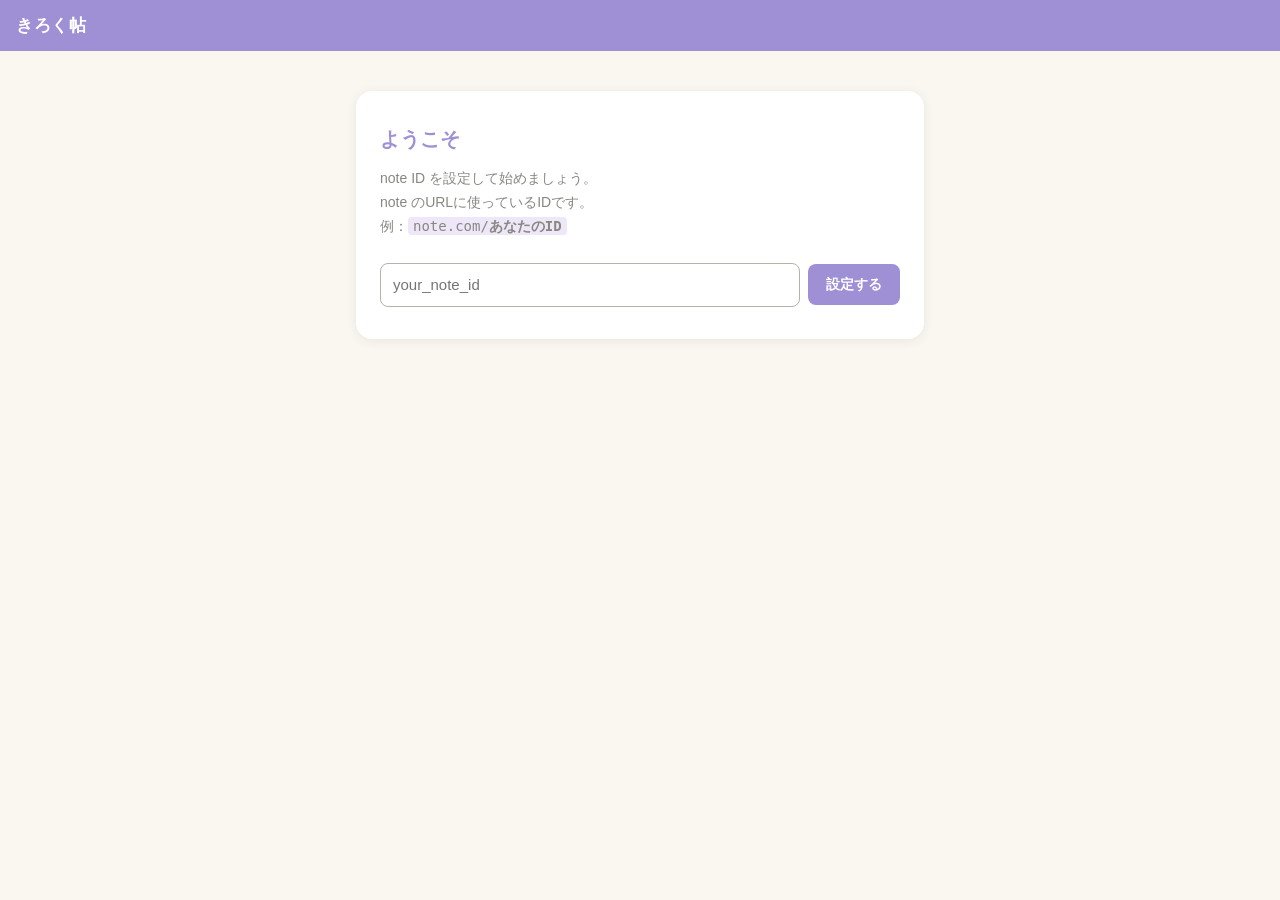
<file: index.html>
<!DOCTYPE html>
<html lang="ja">
<head>
  <meta charset="UTF-8">
  <meta name="viewport" content="width=device-width, initial-scale=1, viewport-fit=cover">
  <meta name="apple-mobile-web-app-capable" content="yes">
  <meta name="apple-mobile-web-app-status-bar-style" content="default">
  <meta name="theme-color" content="#9F8FD4">
  <title>きろく帖</title>
  <link rel="manifest" href="manifest.json">
  <link rel="stylesheet" href="css/style.css">
  <link rel="apple-touch-icon" href="assets/apple-touch-icon.png">
  <link rel="icon" type="image/x-icon" href="assets/favicon.ico">
  <link rel="icon" type="image/png" sizes="32x32" href="assets/favicon-32.png">
</head>
<body>
  <div id="root">
    <!-- JS が読み込まれるまでの初期表示 -->
    <header class="header">
      <span class="header-title">きろく帖</span>
    </header>
    <main class="main-content">
      <p class="empty-msg">読み込み中…</p>
    </main>
  </div>
  <script type="module" src="js/app.js"></script>
</body>
</html>
</file>
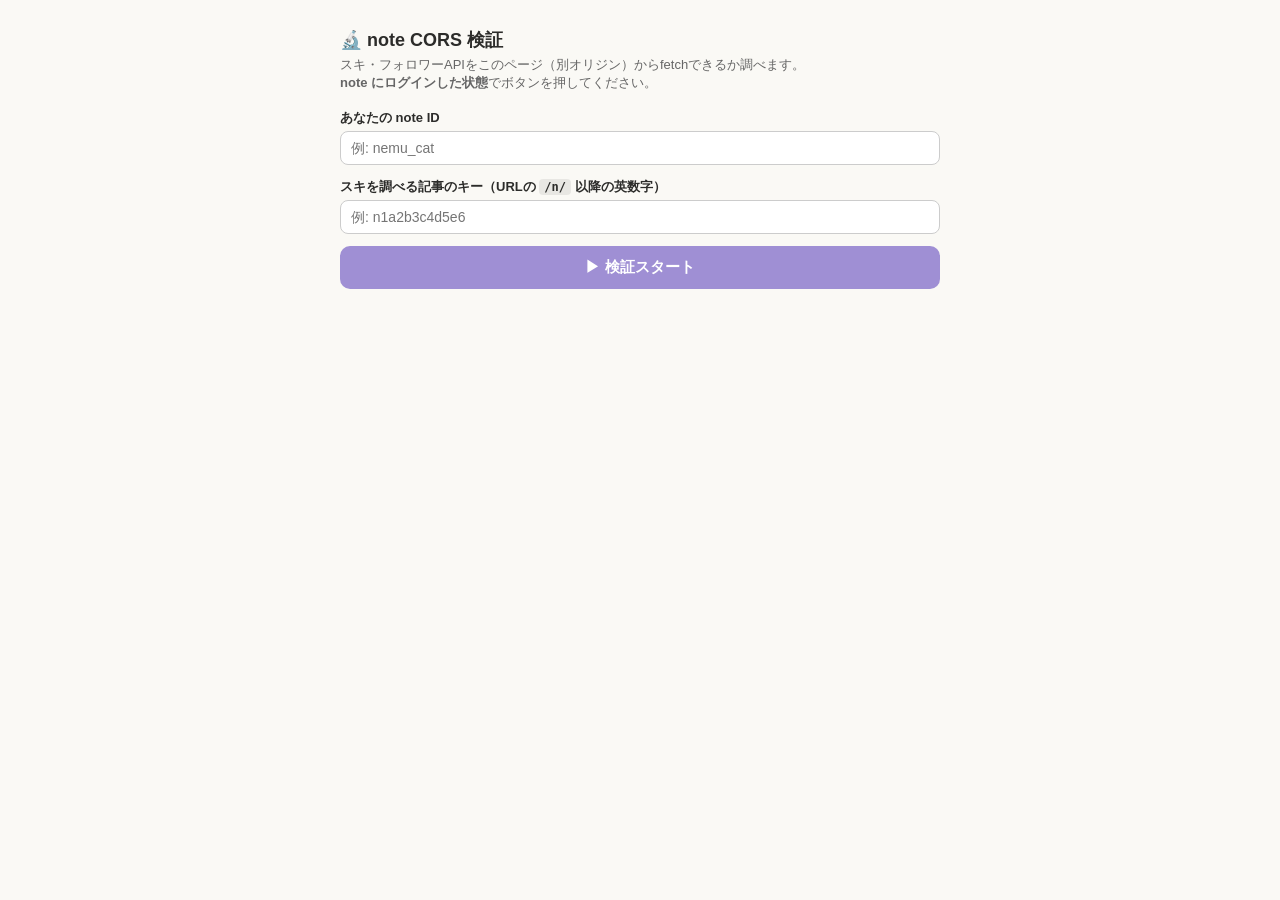
<file: cors-test.html>
<!DOCTYPE html>
<html lang="ja">
<head>
<meta charset="UTF-8">
<meta name="viewport" content="width=device-width, initial-scale=1">
<title>note CORS 検証ページ</title>
<style>
  body { font-family: sans-serif; max-width: 600px; margin: 0 auto; padding: 16px; background: #faf9f5; color: #2c2c2a; }
  h1 { font-size: 18px; margin-bottom: 4px; }
  p.note { font-size: 13px; color: #666; margin: 0 0 16px; }
  label { font-size: 13px; font-weight: bold; }
  input { width: 100%; box-sizing: border-box; padding: 8px 10px; border: 1px solid #ccc; border-radius: 8px; font-size: 14px; margin: 4px 0 12px; }
  button {
    display: block; width: 100%; padding: 12px;
    background: #9F8FD4; color: #fff; border: none;
    border-radius: 10px; font-size: 15px; font-weight: bold; cursor: pointer; margin-bottom: 16px;
  }
  button:active { opacity: .8; }
  button:disabled { background: #ccc; cursor: default; }
  .result { border-radius: 10px; padding: 12px 14px; margin-bottom: 12px; font-size: 13px; line-height: 1.7; }
  .result h3 { margin: 0 0 6px; font-size: 14px; }
  .ok   { background: #eaf3de; border-left: 4px solid #5a9e1a; }
  .err  { background: #fde8e8; border-left: 4px solid #c0392b; }
  .info { background: #e8f0fd; border-left: 4px solid #3b6abf; }
  code  { background: rgba(0,0,0,.07); border-radius: 4px; padding: 1px 5px; font-size: 12px; word-break: break-all; }
  .spin { animation: spin 1s linear infinite; display: inline-block; }
  @keyframes spin { to { transform: rotate(360deg); } }
</style>
</head>
<body>

<h1>🔬 note CORS 検証</h1>
<p class="note">スキ・フォロワーAPIをこのページ（別オリジン）からfetchできるか調べます。<br>
  <strong>note にログインした状態</strong>でボタンを押してください。</p>

<label>あなたの note ID</label>
<input id="noteid" placeholder="例: nemu_cat" autocorrect="off" autocapitalize="none">

<label>スキを調べる記事のキー（URLの <code>/n/</code> 以降の英数字）</label>
<input id="notekey" placeholder="例: n1a2b3c4d5e6" autocorrect="off" autocapitalize="none">

<button id="btn" onclick="runTest()">▶ 検証スタート</button>

<div id="out"></div>

<script>
async function runTest() {
  const noteId  = document.getElementById('noteid').value.trim();
  const noteKey = document.getElementById('notekey').value.trim().replace(/^n/, 'n');
  if (!noteId)  { alert('note ID を入力してください'); return; }
  if (!noteKey) { alert('記事キーを入力してください'); return; }

  const btn = document.getElementById('btn');
  btn.disabled = true;
  btn.textContent = '⏳ 検証中...';

  const out = document.getElementById('out');
  out.innerHTML = '';

  const targets = [
    {
      label: '💖 スキAPI（with credentials）',
      url: `https://note.com/api/v3/notes/${encodeURIComponent(noteKey)}/likes?page=1`,
      creds: true,
    },
    {
      label: '💖 スキAPI（without credentials）',
      url: `https://note.com/api/v3/notes/${encodeURIComponent(noteKey)}/likes?page=1`,
      creds: false,
    },
    {
      label: '👥 フォロワーAPI（with credentials）',
      url: `https://note.com/api/v2/creators/${encodeURIComponent(noteId)}/followers?page=1`,
      creds: true,
    },
    {
      label: '👥 フォロワーAPI（without credentials）',
      url: `https://note.com/api/v2/creators/${encodeURIComponent(noteId)}/followers?page=1`,
      creds: false,
    },
    {
      label: '📄 記事一覧API（with credentials）',
      url: `https://note.com/api/v2/creators/${encodeURIComponent(noteId)}/contents?kind=note&page=1`,
      creds: true,
    },
    {
      label: '📄 記事一覧API（without credentials）',
      url: `https://note.com/api/v2/creators/${encodeURIComponent(noteId)}/contents?kind=note&page=1`,
      creds: false,
    },
  ];

  for (const t of targets) {
    out.insertAdjacentHTML('beforeend', `<div class="result info" id="r_${uid()}">
      <h3>${t.label}</h3>
      <span class="spin">⏳</span> 取得中...</div>`);
    const el = out.lastElementChild;
    el.id = 'current';

    try {
      const opts = { method: 'GET' };
      if (t.creds) opts.credentials = 'include';
      const r = await fetch(t.url, opts);
      const acao = r.headers.get('access-control-allow-origin') ?? '（ヘッダー無し）';
      const acac = r.headers.get('access-control-allow-credentials') ?? '（ヘッダー無し）';
      let body = null;
      let bodyInfo = '';
      try {
        body = await r.json();
        const keys = Object.keys(body?.data ?? body ?? {}).join(', ');
        const preview = JSON.stringify(body).slice(0, 200);
        bodyInfo = `<br><code>${escHtml(preview)}…</code>`;
      } catch {
        bodyInfo = '<br><em>（JSONパース失敗）</em>';
      }

      const ok = r.ok;
      el.className = `result ${ok ? 'ok' : 'err'}`;
      el.innerHTML = `
        <h3>${t.label}</h3>
        <b>${ok ? '✅ 取得成功' : `⚠️ HTTPエラー ${r.status}`}</b><br>
        <code>access-control-allow-origin: ${escHtml(acao)}</code><br>
        <code>access-control-allow-credentials: ${escHtml(acac)}</code>
        ${bodyInfo}`;
    } catch (e) {
      el.className = 'result err';
      el.innerHTML = `
        <h3>${t.label}</h3>
        <b>❌ CORSブロック（またはネットワークエラー）</b><br>
        <code>${escHtml(String(e))}</code><br>
        <small>→ このAPIは別オリジンJSからは取得できません</small>`;
    }
  }

  btn.disabled = false;
  btn.textContent = '▶ もう一度検証';
}

function escHtml(s) {
  return String(s).replace(/&/g,'&amp;').replace(/</g,'&lt;').replace(/>/g,'&gt;').replace(/"/g,'&quot;');
}
let _uid = 0;
function uid() { return ++_uid; }
</script>
</body>
</html>
</file>
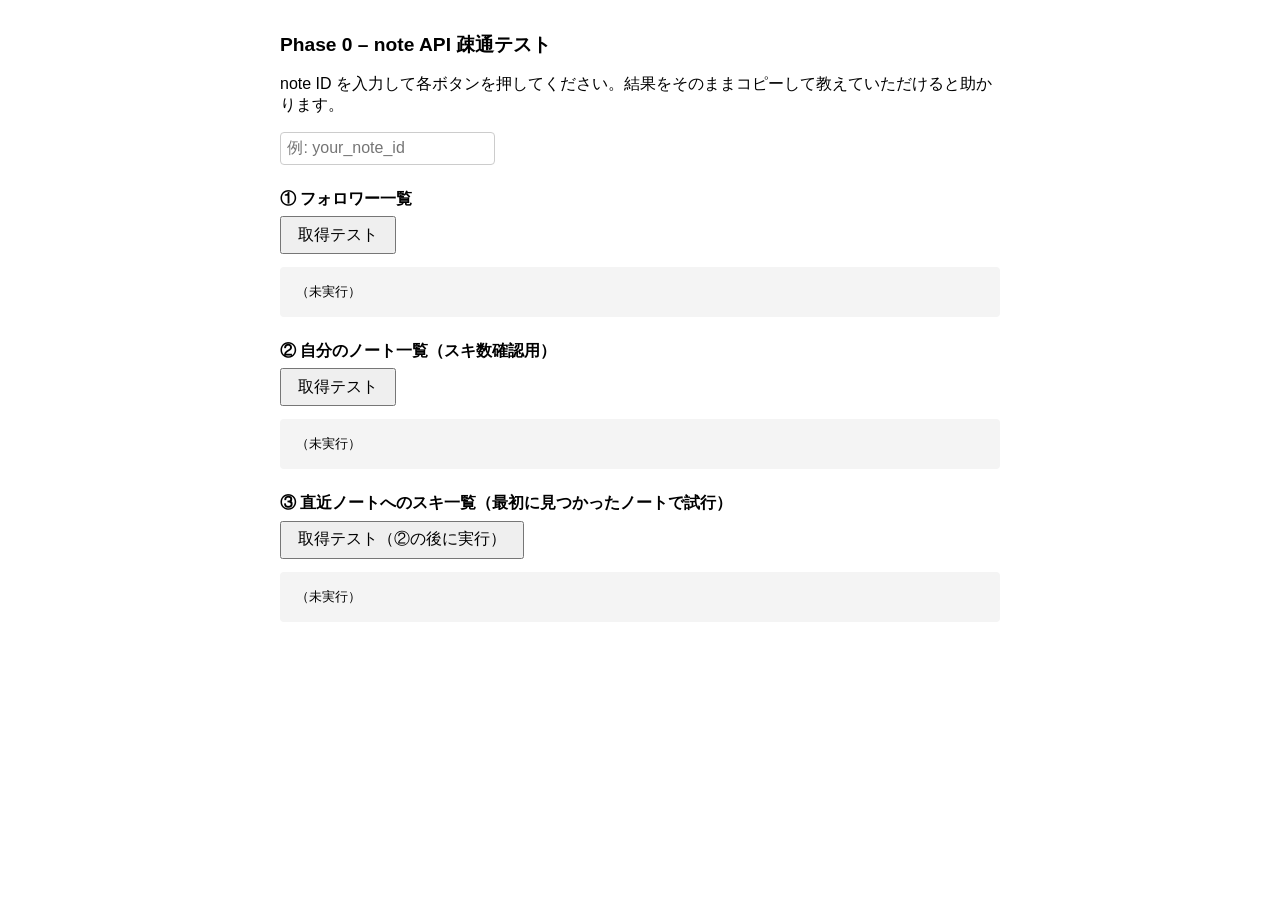
<file: phase0-test.html>
<!DOCTYPE html>
<html lang="ja">
<head>
  <meta charset="UTF-8">
  <meta name="viewport" content="width=device-width, initial-scale=1">
  <title>Phase 0 – note API 疎通テスト</title>
  <style>
    body { font-family: sans-serif; max-width: 720px; margin: 2rem auto; padding: 0 1rem; }
    h1 { font-size: 1.2rem; }
    input { width: 200px; padding: .4rem; font-size: 1rem; border: 1px solid #ccc; border-radius: 4px; }
    button { padding: .4rem 1rem; font-size: 1rem; cursor: pointer; }
    pre { background: #f4f4f4; padding: 1rem; overflow-x: auto; font-size: .82rem; border-radius: 4px; white-space: pre-wrap; word-break: break-all; }
    .ok  { color: green; font-weight: bold; }
    .err { color: red;   font-weight: bold; }
    section { margin-top: 1.5rem; }
    h2 { font-size: 1rem; margin-bottom: .4rem; }
  </style>
</head>
<body>
<h1>Phase 0 – note API 疎通テスト</h1>
<p>note ID を入力して各ボタンを押してください。結果をそのままコピーして教えていただけると助かります。</p>

<div>
  <input id="noteId" type="text" placeholder="例: your_note_id" />
</div>

<section>
  <h2>① フォロワー一覧</h2>
  <button onclick="testFollowers()">取得テスト</button>
  <pre id="res-followers">（未実行）</pre>
</section>

<section>
  <h2>② 自分のノート一覧（スキ数確認用）</h2>
  <button onclick="testNotes()">取得テスト</button>
  <pre id="res-notes">（未実行）</pre>
</section>

<section>
  <h2>③ 直近ノートへのスキ一覧（最初に見つかったノートで試行）</h2>
  <button onclick="testLikes()">取得テスト（②の後に実行）</button>
  <pre id="res-likes">（未実行）</pre>
</section>

<script>
let firstNoteKey = null; // ②で取得したノートキーを③で使う

function noteId() {
  return document.getElementById('noteId').value.trim();
}

function show(id, ok, data) {
  const el = document.getElementById(id);
  el.textContent = (ok ? '✅ OK\n' : '❌ NG\n') + JSON.stringify(data, null, 2);
  el.className = ok ? 'ok' : 'err';
}

async function fetchJSON(url) {
  const res = await fetch(url, { credentials: 'include' });
  const json = await res.json();
  return { status: res.status, ok: res.ok, json };
}

async function testFollowers() {
  const id = noteId();
  if (!id) { alert('note ID を入力してください'); return; }
  const el = document.getElementById('res-followers');
  el.textContent = '取得中...';
  try {
    const url = `https://note.com/api/v2/creators/${id}/followers?page=1`;
    const { status, ok, json } = await fetchJSON(url);
    show('res-followers', ok, { status, url, body: json });
  } catch (e) {
    show('res-followers', false, { error: String(e) });
  }
}

async function testNotes() {
  const id = noteId();
  if (!id) { alert('note ID を入力してください'); return; }
  const el = document.getElementById('res-notes');
  el.textContent = '取得中...';
  try {
    const url = `https://note.com/api/v2/creators/${id}/contents?kind=note&page=1`;
    const { status, ok, json } = await fetchJSON(url);
    // 最初のノートキーを保持
    const contents = json?.data?.contents;
    if (Array.isArray(contents) && contents.length > 0) {
      firstNoteKey = contents[0].key;
    }
    show('res-notes', ok, { status, url, firstNoteKey, body: json });
  } catch (e) {
    show('res-notes', false, { error: String(e) });
  }
}

async function testLikes() {
  if (!firstNoteKey) { alert('先に②を実行してください'); return; }
  const el = document.getElementById('res-likes');
  el.textContent = '取得中...';
  try {
    const url = `https://note.com/api/v1/notes/${firstNoteKey}/likes?page=1`;
    const { status, ok, json } = await fetchJSON(url);
    show('res-likes', ok, { status, url, noteKey: firstNoteKey, body: json });
  } catch (e) {
    show('res-likes', false, { error: String(e) });
  }
}
</script>
</body>
</html>
</file>
<file: css/style.css>
/* ── リセット・ベース ─────────────────────────────────────── */
*, *::before, *::after { box-sizing: border-box; margin: 0; padding: 0; }

body {
  font-family: -apple-system, BlinkMacSystemFont, 'Hiragino Sans', 'Yu Gothic UI', sans-serif;
  background: #FAF7F0;
  color: #2C2C2A;
  font-size: 15px;
  line-height: 1.6;
  min-height: 100dvh;
}

a { color: inherit; text-decoration: none; }
a:hover { text-decoration: underline; }
button { cursor: pointer; font: inherit; border: none; background: none; }
input, textarea, select { font: inherit; }
img { display: block; }

/* ── レイアウト ───────────────────────────────────────────── */
.main-content {
  max-width: 600px;
  margin: 0 auto;
  padding: 0 0 80px;
}

/* ── ヘッダー ─────────────────────────────────────────────── */
.header {
  background: #9F8FD4;
  color: #fff;
  display: flex;
  align-items: center;
  justify-content: space-between;
  padding: 12px 16px;
  position: sticky;
  top: 0;
  z-index: 100;
}
.header-title {
  font-size: 17px;
  font-weight: 700;
  letter-spacing: .03em;
}
.header-btns { display: flex; gap: 4px; }
.icon-btn {
  font-size: 22px;
  width: 40px;
  height: 40px;
  display: flex;
  align-items: center;
  justify-content: center;
  border-radius: 8px;
  transition: background .15s;
}
.icon-btn:hover { background: rgba(255,255,255,.2); }

/* ── セットアップ画面 ─────────────────────────────────────── */
.setup-card {
  margin: 40px 16px;
  background: #fff;
  border-radius: 16px;
  padding: 32px 24px;
  box-shadow: 0 2px 12px rgba(0,0,0,.07);
}
.setup-heading {
  font-size: 20px;
  font-weight: 700;
  color: #9F8FD4;
  margin-bottom: 12px;
}
.setup-desc {
  color: #888780;
  font-size: 14px;
  margin-bottom: 24px;
  line-height: 1.7;
}
.setup-desc code { background: #EDE7F8; padding: 1px 5px; border-radius: 4px; }
.setup-row {
  display: flex;
  gap: 8px;
  align-items: center;
}
.setup-input {
  flex: 1;
  border: 1.5px solid #B4B2A9;
  border-radius: 8px;
  padding: 9px 12px;
  font-size: 15px;
  outline: none;
  transition: border-color .15s;
}
.setup-input:focus { border-color: #9F8FD4; }
.input-err { color: #993556; font-size: 13px; margin-top: 8px; }

/* ── ボタン ───────────────────────────────────────────────── */
.btn-primary {
  background: #9F8FD4;
  color: #fff;
  border-radius: 8px;
  padding: 9px 18px;
  font-weight: 600;
  font-size: 14px;
  transition: opacity .15s;
  white-space: nowrap;
}
.btn-primary:hover { opacity: .85; }
.btn-primary.btn-wide { width: 100%; padding: 12px; font-size: 15px; margin-top: 8px; }

.btn-secondary {
  background: #EDE7F8;
  color: #9F8FD4;
  border-radius: 8px;
  padding: 8px 16px;
  font-weight: 600;
  font-size: 13px;
  display: inline-block;
  transition: opacity .15s;
  text-align: center;
}
.btn-secondary:hover { opacity: .8; }

.btn-text {
  color: #9F8FD4;
  font-size: 13px;
  padding: 2px 6px;
  text-decoration: underline;
}

.btn-open-url {
  background: #EDE7F8;
  color: #7060B8;
  border-radius: 8px;
  padding: 8px 14px;
  font-size: 13px;
  font-weight: 600;
  white-space: nowrap;
  transition: opacity .15s;
}
.btn-open-url:hover { opacity: .8; }

.btn-confirm {
  background: #FBE9F0;
  color: #993556;
  border: 1px solid #F0B8C8;
  border-radius: 6px;
  padding: 5px 10px;
  font-size: 12px;
  font-weight: 600;
  white-space: nowrap;
  flex-shrink: 0;
}
.btn-confirm:hover { background: #F5D0DE; }

.btn-revert {
  background: #E4EEF8;
  color: #185FA5;
  border: 1px solid #B8D0E8;
  border-radius: 6px;
  padding: 5px 10px;
  font-size: 12px;
  font-weight: 600;
  white-space: nowrap;
  flex-shrink: 0;
}
.btn-revert:hover { background: #D0E4F5; }

.btn-bulk-confirm {
  background: #EDE7F8;
  color: #7060B8;
  border-radius: 8px;
  padding: 8px 16px;
  font-size: 13px;
  font-weight: 600;
  width: 100%;
  text-align: center;
  transition: opacity .15s;
}
.btn-bulk-confirm:hover { opacity: .8; }

/* ── タブ ─────────────────────────────────────────────────── */
.tab-bar {
  display: flex;
  border-bottom: 2px solid #EDE7F8;
  background: #fff;
}
.tab-btn {
  flex: 1;
  padding: 12px 0;
  font-size: 15px;
  font-weight: 600;
  color: #B4B2A9;
  text-align: center;
  border-bottom: 3px solid transparent;
  margin-bottom: -2px;
  transition: color .15s, border-color .15s;
}
.tab-btn.active {
  color: #9F8FD4;
  border-bottom-color: #9F8FD4;
}

/* ── フィルター行 ─────────────────────────────────────────── */
.filter-row {
  display: flex;
  align-items: center;
  gap: 8px;
  padding: 12px 16px 8px;
  flex-wrap: wrap;
}
.filter-btn {
  border: 2px solid transparent;
  border-radius: 20px;
  padding: 5px 14px;
  font-size: 13px;
  font-weight: 600;
  display: flex;
  align-items: center;
  gap: 4px;
  transition: all .15s;
}
.filter-btn.unconf         { background: #FAF7F0; color: #888780; border-color: #E8E5DD; }
.filter-btn.unconf.active  { background: #FBE9F0; color: #993556; border-color: #993556; }
.filter-btn.conf           { background: #FAF7F0; color: #888780; border-color: #E8E5DD; }
.filter-btn.conf.active    { background: #E4EEF8; color: #185FA5; border-color: #185FA5; }
.count-badge {
  background: rgba(0,0,0,.1);
  border-radius: 10px;
  padding: 1px 6px;
  font-size: 11px;
}

.sort-wrap { margin-left: auto; }
.sort-sel {
  border: 1.5px solid #D4D0C8;
  border-radius: 6px;
  padding: 4px 8px;
  font-size: 12px;
  color: #888780;
  background: #fff;
  outline: none;
}

.bulk-row {
  padding: 4px 16px 8px;
  display: flex;
  flex-direction: column;
  gap: 8px;
}
.bulk-date-row {
  display: flex;
  gap: 8px;
  align-items: center;
}
.bulk-date-input {
  border: 1.5px solid #D4D0C8;
  border-radius: 8px;
  padding: 6px 8px;
  font-size: 13px;
  color: #2C2C2A;
  background: #fff;
  outline: none;
  flex-shrink: 0;
}
.bulk-date-input:focus { border-color: #9F8FD4; }
.btn-bulk-date {
  background: #EDE7F8;
  color: #7060B8;
  border-radius: 8px;
  padding: 7px 12px;
  font-size: 12px;
  font-weight: 600;
  flex: 1;
  transition: opacity .15s;
}
.btn-bulk-date:hover { opacity: .8; }

/* 一括確認ダイアログ */
.confirm-overlay {
  position: fixed;
  inset: 0;
  background: rgba(44,44,42,.45);
  z-index: 300;
  display: flex;
  align-items: center;
  justify-content: center;
  padding: 24px;
}
.confirm-box {
  background: #FAF7F0;
  border-radius: 16px;
  padding: 24px 20px;
  max-width: 360px;
  width: 100%;
  display: flex;
  flex-direction: column;
  gap: 18px;
}
.confirm-text {
  font-size: 14px;
  color: #2C2C2A;
  line-height: 1.7;
  text-align: center;
}
.confirm-actions {
  display: flex;
  gap: 10px;
  justify-content: center;
}
.confirm-actions .btn-primary,
.confirm-actions .btn-secondary { flex: 1; padding: 10px; }

/* ── カード共通 ───────────────────────────────────────────── */
.person-card {
  background: #fff;
  border-radius: 12px;
  margin: 8px 16px;
  padding: 14px;
  box-shadow: 0 1px 6px rgba(0,0,0,.06);
}
.person-head {
  display: flex;
  align-items: flex-start;
  gap: 10px;
  margin-bottom: 10px;
}
.avatar {
  width: 40px;
  height: 40px;
  border-radius: 50%;
  object-fit: cover;
  flex-shrink: 0;
}
.avatar-placeholder {
  width: 40px;
  height: 40px;
  border-radius: 50%;
  background: #EDE7F8;
  flex-shrink: 0;
}
.person-info {
  flex: 1;
  min-width: 0;
  display: flex;
  flex-wrap: wrap;
  align-items: center;
  gap: 4px;
}
.person-name {
  font-weight: 700;
  font-size: 14px;
  color: #2C2C2A;
  word-break: break-all;
}
.person-id {
  font-size: 12px;
  color: #888780;
  width: 100%;
}
.person-date {
  font-size: 11px;
  color: #B4B2A9;
  width: 100%;
}
.badge-new {
  background: #EAF3DE;
  color: #3B6D11;
  font-size: 11px;
  font-weight: 700;
  border-radius: 10px;
  padding: 2px 7px;
  flex-shrink: 0;
}
.card-actions { display: flex; justify-content: flex-end; }

/* ── 記事行 ───────────────────────────────────────────────── */
.articles-detail { margin-top: 4px; }
.articles-summary {
  font-size: 12px;
  color: #888780;
  cursor: pointer;
  padding: 4px 0;
  user-select: none;
}
.articles-single { }
.article-row {
  display: flex;
  align-items: center;
  justify-content: space-between;
  gap: 8px;
  padding: 6px 0;
  border-top: 1px solid #F0EDE6;
}
.article-link {
  font-size: 13px;
  color: #185FA5;
  flex: 1;
  min-width: 0;
  overflow: hidden;
  text-overflow: ellipsis;
  white-space: nowrap;
}
.article-link:hover { text-decoration: underline; }

/* ── 確認済みリスト ───────────────────────────────────────── */
.confirmed-row {
  display: flex;
  align-items: center;
  justify-content: space-between;
  gap: 10px;
  background: #fff;
  border-radius: 10px;
  margin: 6px 16px;
  padding: 10px 14px;
  box-shadow: 0 1px 4px rgba(0,0,0,.05);
}
.confirmed-meta {
  flex: 1;
  min-width: 0;
  display: flex;
  flex-direction: column;
  gap: 2px;
}
.confirmed-user { font-size: 12px; color: #888780; }
.confirmed-article { font-size: 13px; color: #185FA5; overflow: hidden; text-overflow: ellipsis; white-space: nowrap; }
.confirmed-date-row { font-size: 11px; color: #B4B2A9; }
.confirmed-date-sub { color: #C8C5BC; }

/* ── 空状態・応援 ─────────────────────────────────────────── */
.empty-msg {
  text-align: center;
  color: #888780;
  font-size: 14px;
  padding: 48px 24px;
  line-height: 1.8;
}
.cheer-card {
  background: transparent;
  margin: 24px 16px;
  padding: 24px 24px 28px;
  text-align: center;
  display: flex;
  flex-direction: column;
  align-items: center;
  gap: 14px;
}
.cheer-img {
  width: 160px;
  height: 160px;
  object-fit: contain;
  border-radius: 12px;
}
.cheer-text {
  color: #7060B8;
  font-size: 16px;
  font-weight: 600;
  line-height: 1.7;
}

/* ── オーバーレイ・パネル ─────────────────────────────────── */
.panel-overlay {
  position: fixed;
  inset: 0;
  background: rgba(44,44,42,.45);
  z-index: 200;
  display: flex;
  align-items: flex-end;
  justify-content: center;
}
.panel {
  background: #FAF7F0;
  border-radius: 20px 20px 0 0;
  width: 100%;
  max-width: 600px;
  max-height: 90dvh;
  display: flex;
  flex-direction: column;
  overflow: hidden;
}
.panel-header {
  display: flex;
  align-items: center;
  justify-content: space-between;
  padding: 16px 20px 12px;
  border-bottom: 1px solid #E8E5DD;
  flex-shrink: 0;
}
.panel-title { font-size: 16px; font-weight: 700; color: #2C2C2A; }
.panel-close {
  font-size: 18px;
  color: #888780;
  width: 36px;
  height: 36px;
  display: flex;
  align-items: center;
  justify-content: center;
  border-radius: 8px;
}
.panel-close:hover { background: #EDE7F8; }

.panel-tabs {
  display: flex;
  border-bottom: 1px solid #E8E5DD;
  flex-shrink: 0;
  background: #fff;
}
.panel-tab {
  flex: 1;
  padding: 10px 0;
  font-size: 14px;
  font-weight: 600;
  color: #B4B2A9;
  text-align: center;
  border-bottom: 3px solid transparent;
  margin-bottom: -1px;
  transition: all .15s;
}
.panel-tab.active { color: #9F8FD4; border-bottom-color: #9F8FD4; }

.panel-body { overflow-y: auto; padding: 16px; flex: 1; }

/* ── インポートセクション ─────────────────────────────────── */
.import-section { display: flex; flex-direction: column; gap: 10px; }
.import-desc { font-size: 13px; color: #888780; line-height: 1.7; }
.import-open-row, .import-url-row {
  display: flex;
  align-items: center;
  gap: 8px;
}
.import-url-row { flex: 1; }
.article-url-input {
  flex: 1;
  border: 1.5px solid #B4B2A9;
  border-radius: 8px;
  padding: 8px 10px;
  font-size: 13px;
  outline: none;
}
.article-url-input:focus { border-color: #9F8FD4; }
.import-page-label { font-size: 13px; color: #888780; white-space: nowrap; }

.paste-area {
  width: 100%;
  height: 100px;
  border: 1.5px solid #B4B2A9;
  border-radius: 8px;
  padding: 8px 10px;
  font-size: 12px;
  resize: vertical;
  outline: none;
  background: #fff;
  color: #2C2C2A;
}
.paste-area:focus { border-color: #9F8FD4; }

.import-result { font-size: 13px; padding: 6px 10px; border-radius: 6px; font-weight: 600; white-space: pre-wrap; line-height: 1.6; }
.import-result.ok  { background: #EAF3DE; color: #3B6D11; }
.import-result.err { background: #FBE9F0; color: #993556; }

.import-articles-label { font-size: 12px; color: #888780; margin-top: 4px; }
.imported-articles {
  list-style: none;
  display: flex;
  flex-direction: column;
  gap: 4px;
}
.imported-articles li { display: flex; align-items: center; gap: 6px; }
.article-select-btn {
  font-size: 12px;
  color: #185FA5;
  text-decoration: underline;
  text-align: left;
  flex: 1;
  overflow: hidden;
  text-overflow: ellipsis;
  white-space: nowrap;
}
.article-imported-date { font-size: 11px; color: #B4B2A9; white-space: nowrap; flex-shrink: 0; }

/* ── ブックマークレット ───────────────────────────────────── */
.bm-banner {
  background: #EAF3DE;
  color: #3B6D11;
  font-size: 13px;
  font-weight: 600;
  border-radius: 10px;
  margin: 10px 16px 0;
  padding: 10px 14px;
  display: flex;
  align-items: center;
  justify-content: space-between;
  gap: 8px;
}
.bm-banner-close {
  color: #3B6D11;
  font-size: 14px;
  flex-shrink: 0;
  padding: 2px 6px;
}

/* ドラッグ&ドロップエリア */
.bm-drag-box {
  background: #EDE7F8;
  border-radius: 14px;
  padding: 14px 16px;
  display: flex;
  flex-direction: column;
  gap: 8px;
}
.bm-drag-label { font-size: 14px; color: #2C2C2A; }
.bm-drag-hint  { font-size: 12px; color: #7060B8; }
.bm-drag-links {
  display: flex;
  gap: 10px;
  flex-wrap: wrap;
}
.bm-drag-btn {
  background: #9F8FD4;
  color: #fff;
  border-radius: 10px;
  padding: 10px 16px;
  font-size: 14px;
  font-weight: 700;
  cursor: grab;
  text-decoration: none !important;
  user-select: none;
  display: inline-block;
  box-shadow: 0 2px 6px rgba(0,0,0,.15);
  transition: opacity .15s;
}
.bm-drag-btn:hover { opacity: .85; }
.bm-drag-note { font-size: 12px; color: #888780; }

/* 手順のしかた折りたたみ */
.bm-howto {
  background: #fff;
  border-radius: 12px;
  padding: 10px 14px;
  box-shadow: 0 1px 4px rgba(0,0,0,.05);
}
.bm-howto-summary {
  font-size: 13px;
  font-weight: 600;
  color: #7060B8;
  cursor: pointer;
  user-select: none;
  line-height: 1.6;
}
.bm-steps-wrap { margin-top: 10px; display: flex; flex-direction: column; gap: 10px; }
.bm-steps-intro { font-size: 12px; color: #888780; line-height: 1.6; }
.bm-steps {
  margin: 0 0 0 18px;
  font-size: 13px;
  color: #2C2C2A;
  line-height: 2;
}
.bm-steps li { margin-bottom: 2px; }
.bm-copy-row {
  display: flex;
  align-items: center;
  justify-content: space-between;
  gap: 8px;
  background: #FAF7F0;
  border-radius: 8px;
  padding: 8px 10px;
}
.bm-copy-label { font-size: 13px; color: #2C2C2A; }
.bm-recommend {
  background: #EAF3DE;
  color: #3B6D11;
  font-size: 12px;
  line-height: 1.6;
  border-radius: 10px;
  padding: 10px 12px;
}

/* ── ショートカット方式：貼り付け口・URL ──────────────────── */
.sc-paste-box {
  background: #fff;
  border-radius: 12px;
  padding: 12px 14px;
  box-shadow: 0 1px 4px rgba(0,0,0,.05);
  display: flex;
  flex-direction: column;
  gap: 10px;
}
.sc-paste-label { font-size: 13px; font-weight: 600; color: #7060B8; }
.sc-url-row {
  display: flex;
  align-items: center;
  gap: 8px;
  margin: 6px 0 2px;
  background: #FAF7F0;
  border-radius: 8px;
  padding: 8px 10px;
}
.sc-url {
  flex: 1;
  font-size: 11px;
  color: #2C2C2A;
  word-break: break-all;
  line-height: 1.5;
}
.sc-copy { white-space: nowrap; flex-shrink: 0; }
.bm-steps code {
  background: #EDE7F8;
  color: #7060B8;
  border-radius: 4px;
  padding: 1px 5px;
  font-size: 12px;
  word-break: break-all;
}

/* ── 設定パネル ───────────────────────────────────────────── */
.settings-body { display: flex; flex-direction: column; gap: 20px; }
.settings-row { display: flex; flex-direction: column; gap: 8px; }
.settings-label { font-size: 12px; color: #888780; font-weight: 600; text-transform: uppercase; letter-spacing: .05em; }
.settings-id-row { display: flex; align-items: center; gap: 8px; }
.settings-id-val {
  background: #EDE7F8;
  color: #7060B8;
  border-radius: 6px;
  padding: 4px 10px;
  font-size: 14px;
}
.settings-actions { display: flex; flex-direction: column; gap: 8px; }
.settings-chara-row { display: flex; align-items: flex-start; gap: 12px; }
.settings-chara-preview { width: 64px; height: 64px; object-fit: contain; border-radius: 8px; background: #EDE7F8; flex-shrink: 0; }
.settings-chara-btns { display: flex; flex-direction: column; gap: 8px; flex: 1; }
.settings-chara-select { display: inline-block; text-align: center; }
.settings-chara-note { font-size: 11px; color: #B4B2A9; margin-top: 4px; }

/* ── TOPボタン ────────────────────────────────────────────── */
.top-btn {
  position: fixed;
  bottom: 24px;
  right: 16px;
  background: #9F8FD4;
  color: #fff;
  border-radius: 20px;
  padding: 8px 18px;
  font-size: 13px;
  font-weight: 600;
  box-shadow: 0 2px 10px rgba(0,0,0,.15);
  z-index: 150;
}
.top-btn:hover { opacity: .85; }

/* ── 更新ボタン＋進捗 ────────────────────────────────────── */
.sync-section {
  padding: 12px 16px 4px;
  display: flex;
  flex-direction: column;
  gap: 8px;
}
.btn-sync {
  width: 100%;
  background: #9F8FD4;
  color: #fff;
  border-radius: 10px;
  padding: 12px;
  font-size: 15px;
  font-weight: 700;
  transition: opacity .15s;
}
.btn-sync:hover:not(:disabled) { opacity: .85; }
.btn-sync:disabled { background: #B4B2A9; cursor: default; }
.sync-progress {
  font-size: 13px;
  color: #7060B8;
  text-align: center;
  line-height: 1.6;
}
.sync-result {
  font-size: 13px;
  padding: 8px 12px;
  border-radius: 8px;
  font-weight: 600;
  line-height: 1.6;
}
.sync-result.ok  { background: #EAF3DE; color: #3B6D11; }
.sync-result.err { background: #FBE9F0; color: #993556; }

/* ── アップデートバナー ─────────────────────────────────────── */
.update-banner {
  position: fixed;
  bottom: 0;
  left: 0;
  right: 0;
  background: #9F8FD4;
  color: #fff;
  display: flex;
  align-items: center;
  justify-content: space-between;
  padding: 12px 16px;
  font-size: 13px;
  font-weight: 600;
  z-index: 500;
  box-shadow: 0 -2px 8px rgba(0,0,0,.15);
}
.update-reload-btn {
  background: #fff;
  color: #9F8FD4;
  border: none;
  border-radius: 8px;
  padding: 6px 14px;
  font-size: 13px;
  font-weight: 700;
  white-space: nowrap;
}
</file>
